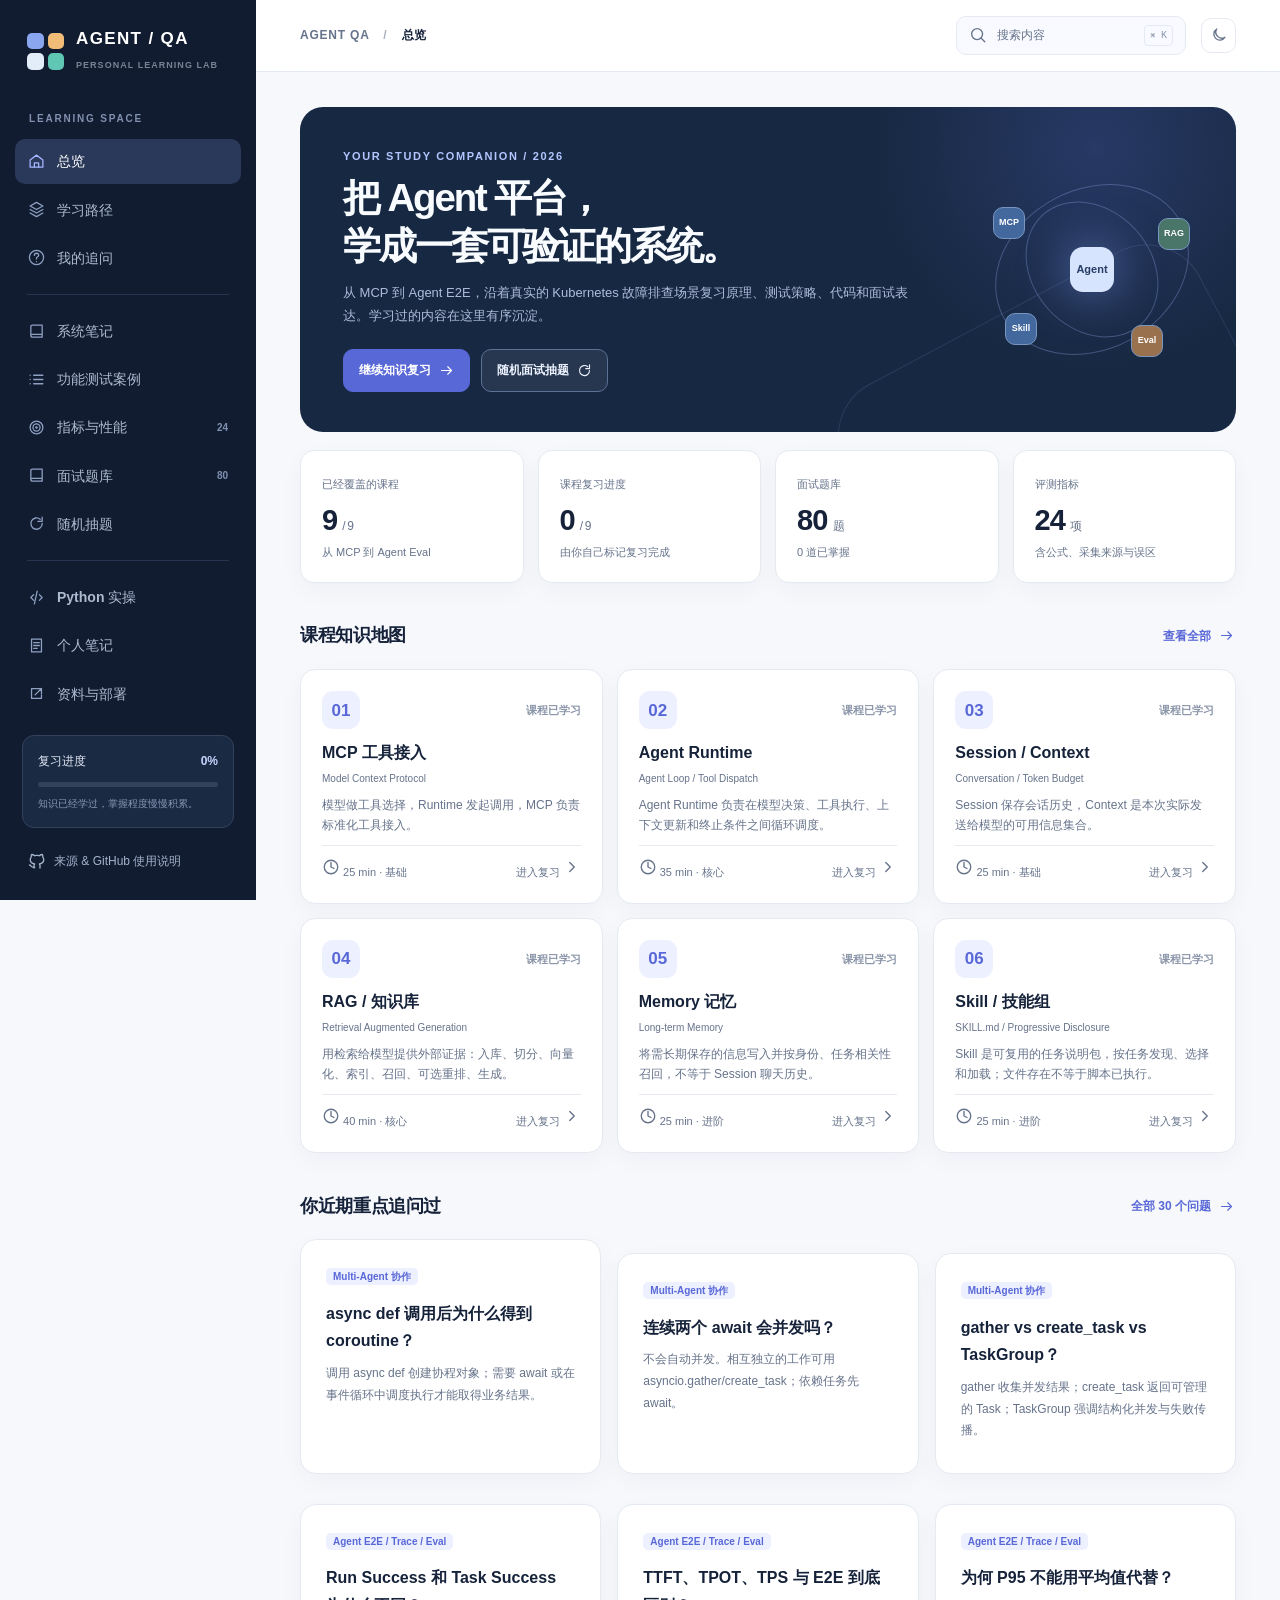
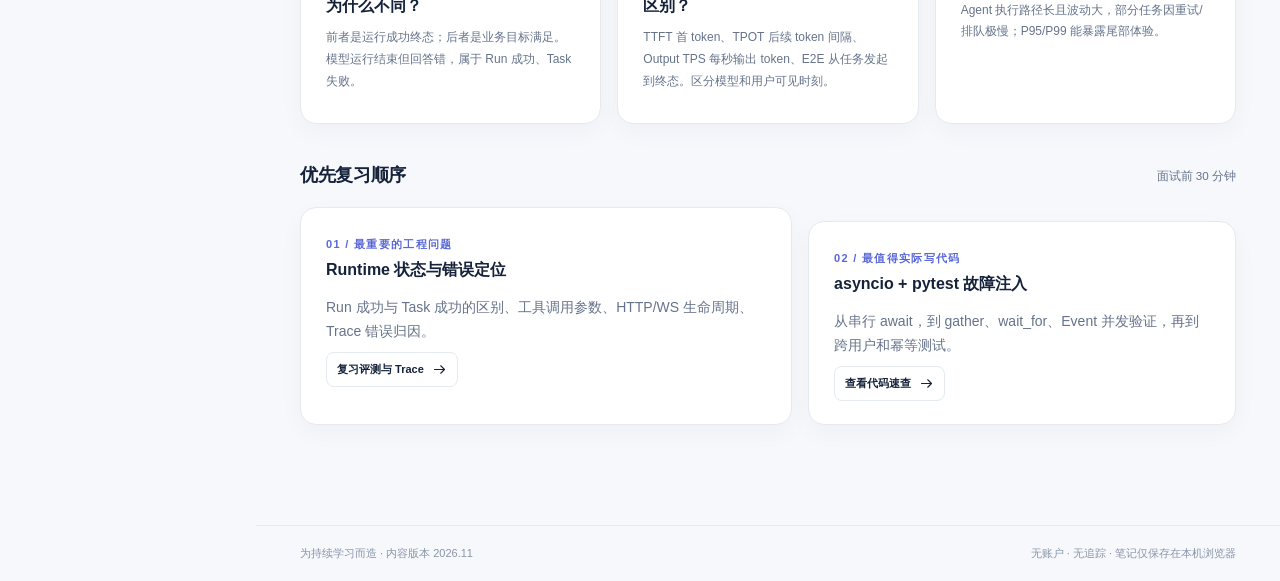
<file: index.html>
<!doctype html>
<html lang="zh-CN">
<head>
  <meta charset="utf-8">
  <meta name="viewport" content="width=device-width, initial-scale=1, viewport-fit=cover">
  <meta name="color-scheme" content="light dark">
  <meta name="theme-color" content="#101b30">
  <meta name="description" content="Agent QA 开源学习站：MCP、Runtime、RAG、Memory、Skill、Sandbox、Multi-Agent、asyncio 与 E2E 质量保障。">
  <title>Agent QA 学习站｜Agent 平台测试与面试复习</title>
  <link rel="icon" href="assets/favicon.svg" type="image/svg+xml">
  <link rel="stylesheet" href="styles.css">
  <script src="data.js" defer></script>
  <script src="app.js" defer></script>
</head>
<body>
  <svg xmlns="http://www.w3.org/2000/svg" aria-hidden="true" class="icon-library">
    <symbol id="i-compass" viewBox="0 0 24 24"><circle cx="12" cy="12" r="9"/><path d="m15 9-2 4-4 2 2-4z"/></symbol>
    <symbol id="i-home" viewBox="0 0 24 24"><path d="m3 10 9-7 9 7v10H3z"/><path d="M9 20v-6h6v6"/></symbol>
    <symbol id="i-layers" viewBox="0 0 24 24"><path d="m12 2 9 5-9 5-9-5 9-5Zm-9 10 9 5 9-5M3 17l9 5 9-5"/></symbol>
    <symbol id="i-book" viewBox="0 0 24 24"><path d="M4 5a2 2 0 0 1 2-2h14v17H6a2 2 0 0 1-2-2V5Zm0 13a2 2 0 0 1 2-2h14"/></symbol>
    <symbol id="i-help" viewBox="0 0 24 24"><circle cx="12" cy="12" r="10"/><path d="M9 9a3 3 0 0 1 6 0c0 2-3 2-3 4v1M12 18h.01"/></symbol>
    <symbol id="i-target" viewBox="0 0 24 24"><circle cx="12" cy="12" r="9"/><circle cx="12" cy="12" r="5"/><circle cx="12" cy="12" r="1"/></symbol>
    <symbol id="i-list" viewBox="0 0 24 24"><path d="M8 6h13M8 12h13M8 18h13M3 6h.01M3 12h.01M3 18h.01"/></symbol>
    <symbol id="i-code" viewBox="0 0 24 24"><path d="m8 8-4 4 4 4m8-8 4 4-4 4m-3-13-4 18"/></symbol>
    <symbol id="i-notes" viewBox="0 0 24 24"><path d="M5 3h14v18H5zM8 8h8M8 12h8M8 16h5"/></symbol>
    <symbol id="i-external" viewBox="0 0 24 24"><path d="M12 5h7v7M19 5l-9 9M19 14v5H5V5h6"/></symbol>
    <symbol id="i-search" viewBox="0 0 24 24"><circle cx="10.8" cy="10.8" r="7.3"/><path d="m16 16 5 5"/></symbol>
    <symbol id="i-sun" viewBox="0 0 24 24"><circle cx="12" cy="12" r="4"/><path d="M12 2v2M12 20v2M2 12h2M20 12h2m-3-7-1.5 1.5M5 19l1.5-1.5M5 5l1.5 1.5M19 19l-1.5-1.5"/></symbol>
    <symbol id="i-moon" viewBox="0 0 24 24"><path d="M20 15A8 8 0 0 1 9 4 8 8 0 1 0 20 15Z"/></symbol>
    <symbol id="i-chevron" viewBox="0 0 24 24"><path d="m9 18 6-6-6-6"/></symbol>
    <symbol id="i-check" viewBox="0 0 24 24"><path d="m4 12 5 5L20 6"/></symbol>
    <symbol id="i-star" viewBox="0 0 24 24"><path d="m12 2 3 6 7 .9-5 4.9 1.2 7-6.2-3.3-6.2 3.3 1.2-7L2 8.9 9 8z"/></symbol>
    <symbol id="i-download" viewBox="0 0 24 24"><path d="M12 3v13m-5-5 5 5 5-5M4 17v4h16v-4"/></symbol>
    <symbol id="i-menu" viewBox="0 0 24 24"><path d="M3 6h18M3 12h18M3 18h18"/></symbol>
    <symbol id="i-clock" viewBox="0 0 24 24"><circle cx="12" cy="12" r="9"/><path d="M12 6v6l4 2"/></symbol>
    <symbol id="i-arrow" viewBox="0 0 24 24"><path d="M4 12h16m-6-6 6 6-6 6"/></symbol>
    <symbol id="i-copy" viewBox="0 0 24 24"><rect x="8" y="8" width="13" height="13" rx="2"/><path d="M16 8V5a2 2 0 0 0-2-2H5a2 2 0 0 0-2 2v9a2 2 0 0 0 2 2h3"/></symbol>
    <symbol id="i-refresh" viewBox="0 0 24 24"><path d="M20 12a8 8 0 1 1-2.8-6M20 3v6h-6"/></symbol>
    <symbol id="i-shield" viewBox="0 0 24 24"><path d="M12 2 3 6v6c0 6 4 8 9 10 5-2 9-4 9-10V6z"/><path d="m8 12 3 3 5-6"/></symbol>
    <symbol id="i-github" viewBox="0 0 24 24"><path d="M9 19c-5 1-5-3-7-3m14 4v-3a3 3 0 0 0-.8-2.3C19 14 21 12.6 21 9a5 5 0 0 0-1.3-3.5c.2-1.2 0-2.4-.5-3.5-1.5 0-3 .7-4 1.6a15 15 0 0 0-6.4 0C7.8 2.7 6.3 2 4.8 2c-.5 1.1-.7 2.3-.5 3.5A5 5 0 0 0 3 9c0 3.6 2 5 5.8 5.7A3 3 0 0 0 8 17v3"/></symbol>
  </svg>
  <div class="app-shell" id="app-shell">
    <aside class="sidebar" id="sidebar" aria-label="主导航">
      <div class="sidebar-top">
        <a class="brand" href="#/home" aria-label="返回学习首页">
          <span class="brand-mark"><span></span><span></span><span></span><span></span></span>
          <span><strong>AGENT / QA</strong><small>PERSONAL LEARNING LAB</small></span>
        </a>
        <div class="sidebar-label">LEARNING SPACE</div>
        <nav class="nav-list" id="nav-list"></nav>
      </div>
      <div class="sidebar-foot">
        <div class="sidebar-progress"><div class="mini-progress-label"><span>复习进度</span><strong id="sidebar-percent">0%</strong></div><div class="mini-progress"><div id="sidebar-progress-bar"></div></div><p>知识已经学过，掌握程度慢慢积累。</p></div>
        <a class="side-bottom" href="#/resources"><svg class="i"><use href="#i-github"/></svg> 来源 & GitHub 使用说明</a>
      </div>
    </aside>
    <div class="mobile-backdrop" id="mobile-backdrop"></div>
    <div class="main-wrap">
      <header class="topbar">
        <div class="topbar-left"><button id="menu-button" class="icon-button mobile-menu" aria-label="打开导航"><svg class="i"><use href="#i-menu"/></svg></button><span class="breadcrumb">AGENT QA <span class="crumb-slash">/</span> <strong id="breadcrumb-current">首页</strong></span></div>
        <div class="topbar-actions">
          <button class="search-trigger" id="open-search"><svg class="i"><use href="#i-search"/></svg> 搜索内容 <kbd>⌘ K</kbd></button>
          <button class="icon-button" id="theme-toggle" aria-label="切换明暗主题" title="切换明暗主题"><svg class="i"><use href="#i-moon"/></svg></button>
        </div>
      </header>
      <main id="content" class="content" tabindex="-1"></main>
      <footer class="footer"><span>为持续学习而造 · 内容版本 2026.11</span><span>无账户 · 无追踪 · 笔记仅保存在本机浏览器</span></footer>
    </div>
  </div>
  <div class="search-modal" id="search-modal" role="dialog" aria-modal="true" aria-labelledby="search-title" hidden>
    <div class="search-shade" id="search-shade"></div>
    <div class="search-dialog">
      <div class="search-row"><svg class="i"><use href="#i-search"/></svg><input id="global-search" placeholder="搜索课程、追问、指标、测试案例、面试题…" aria-label="全站搜索"><button class="plain-button" id="close-search">ESC</button></div>
      <div class="search-results" id="search-results"><p class="placeholder">试试搜索「超时」「Tool Call」「P95」「asyncio」</p></div>
      <div class="search-foot">按 Enter 打开第一条结果 · Esc 关闭 · 不会发送任何搜索内容到服务器</div>
    </div>
  </div>
  <div class="toast" id="toast" role="status" aria-live="polite"></div>
</body>
</html>
</file>
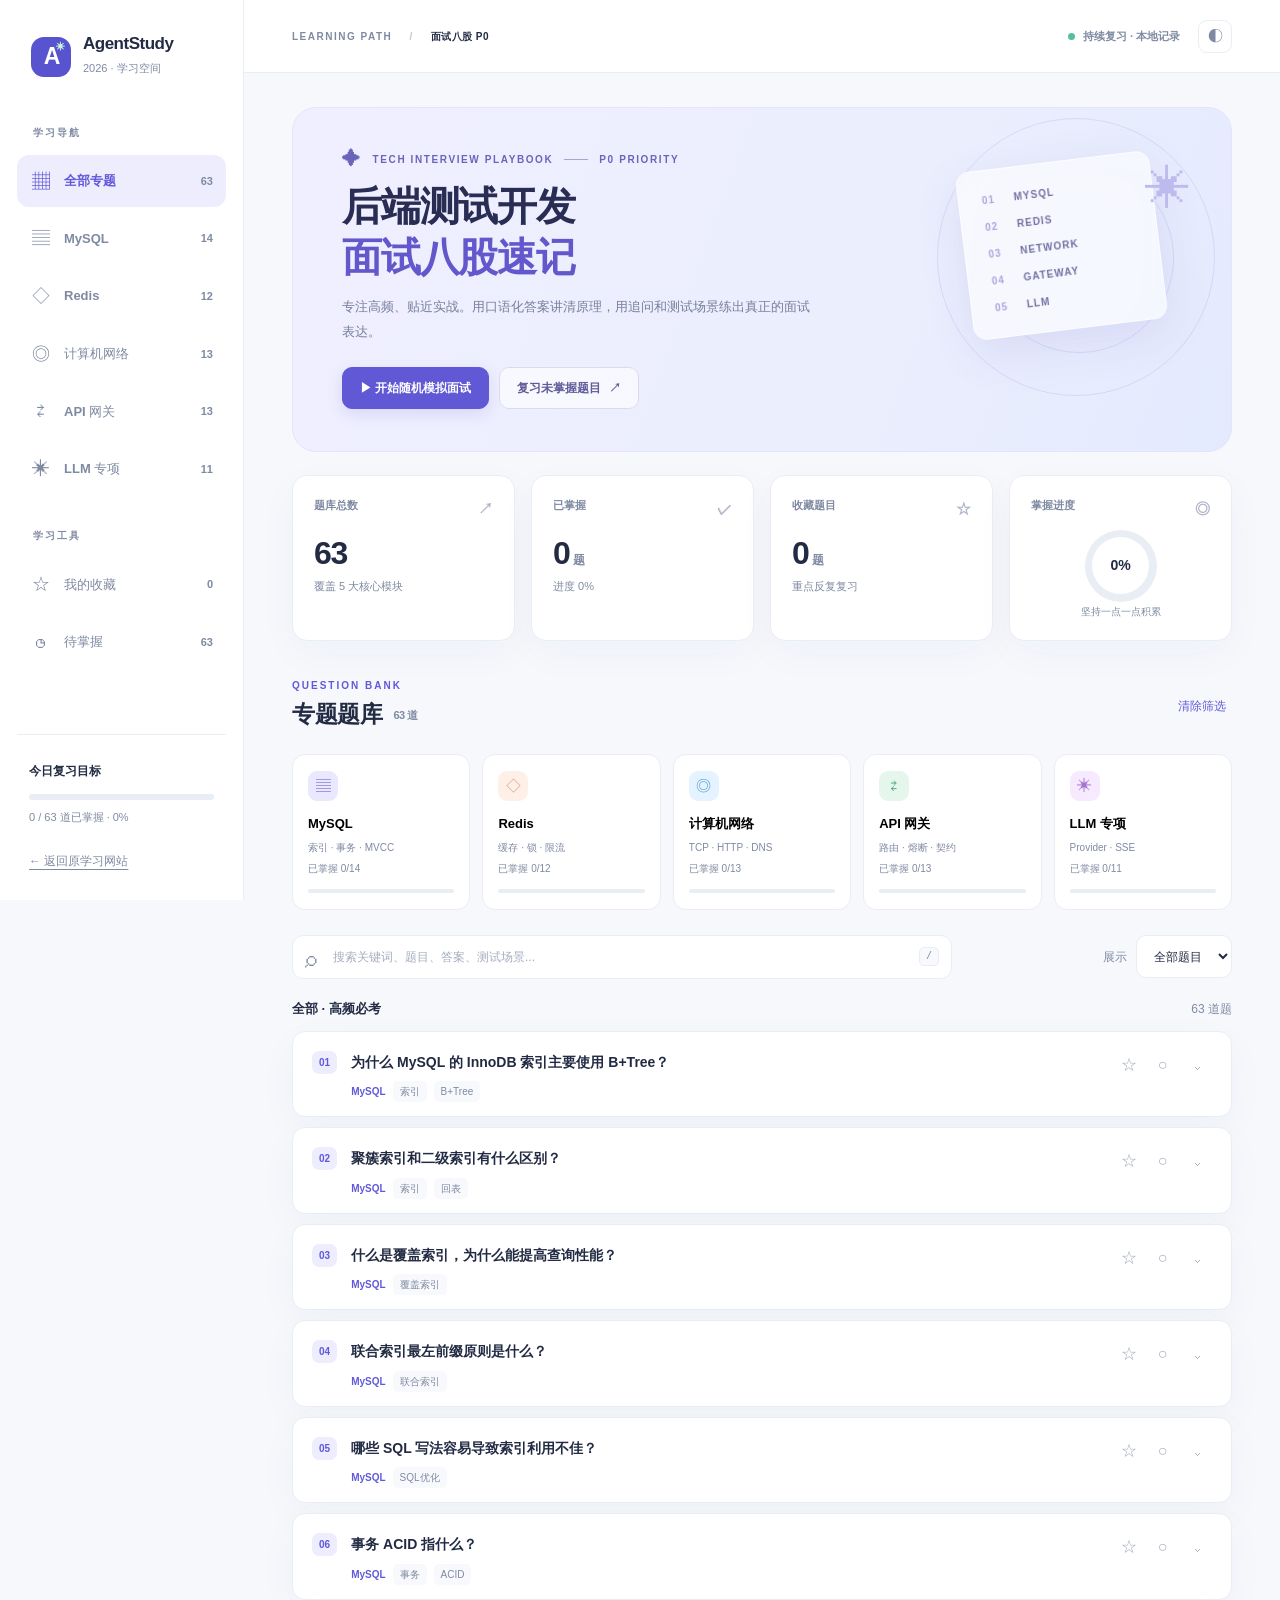
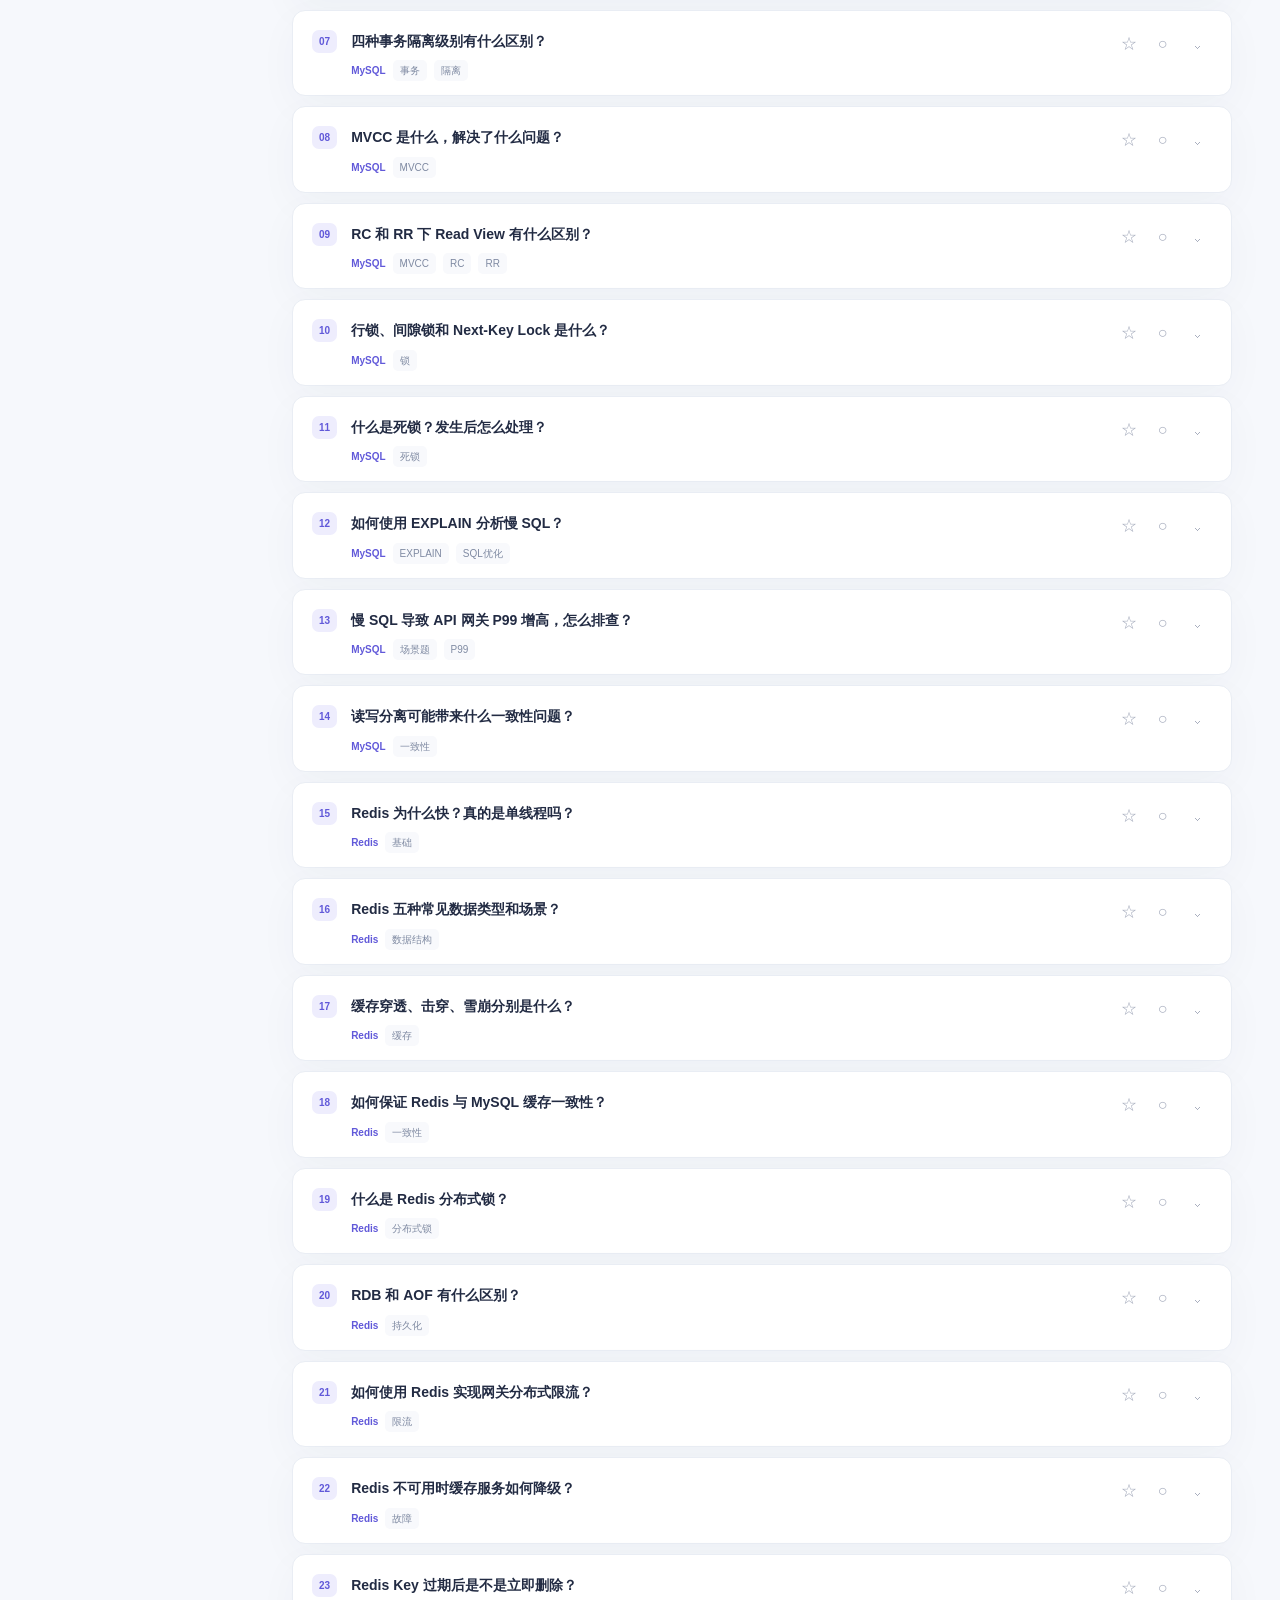
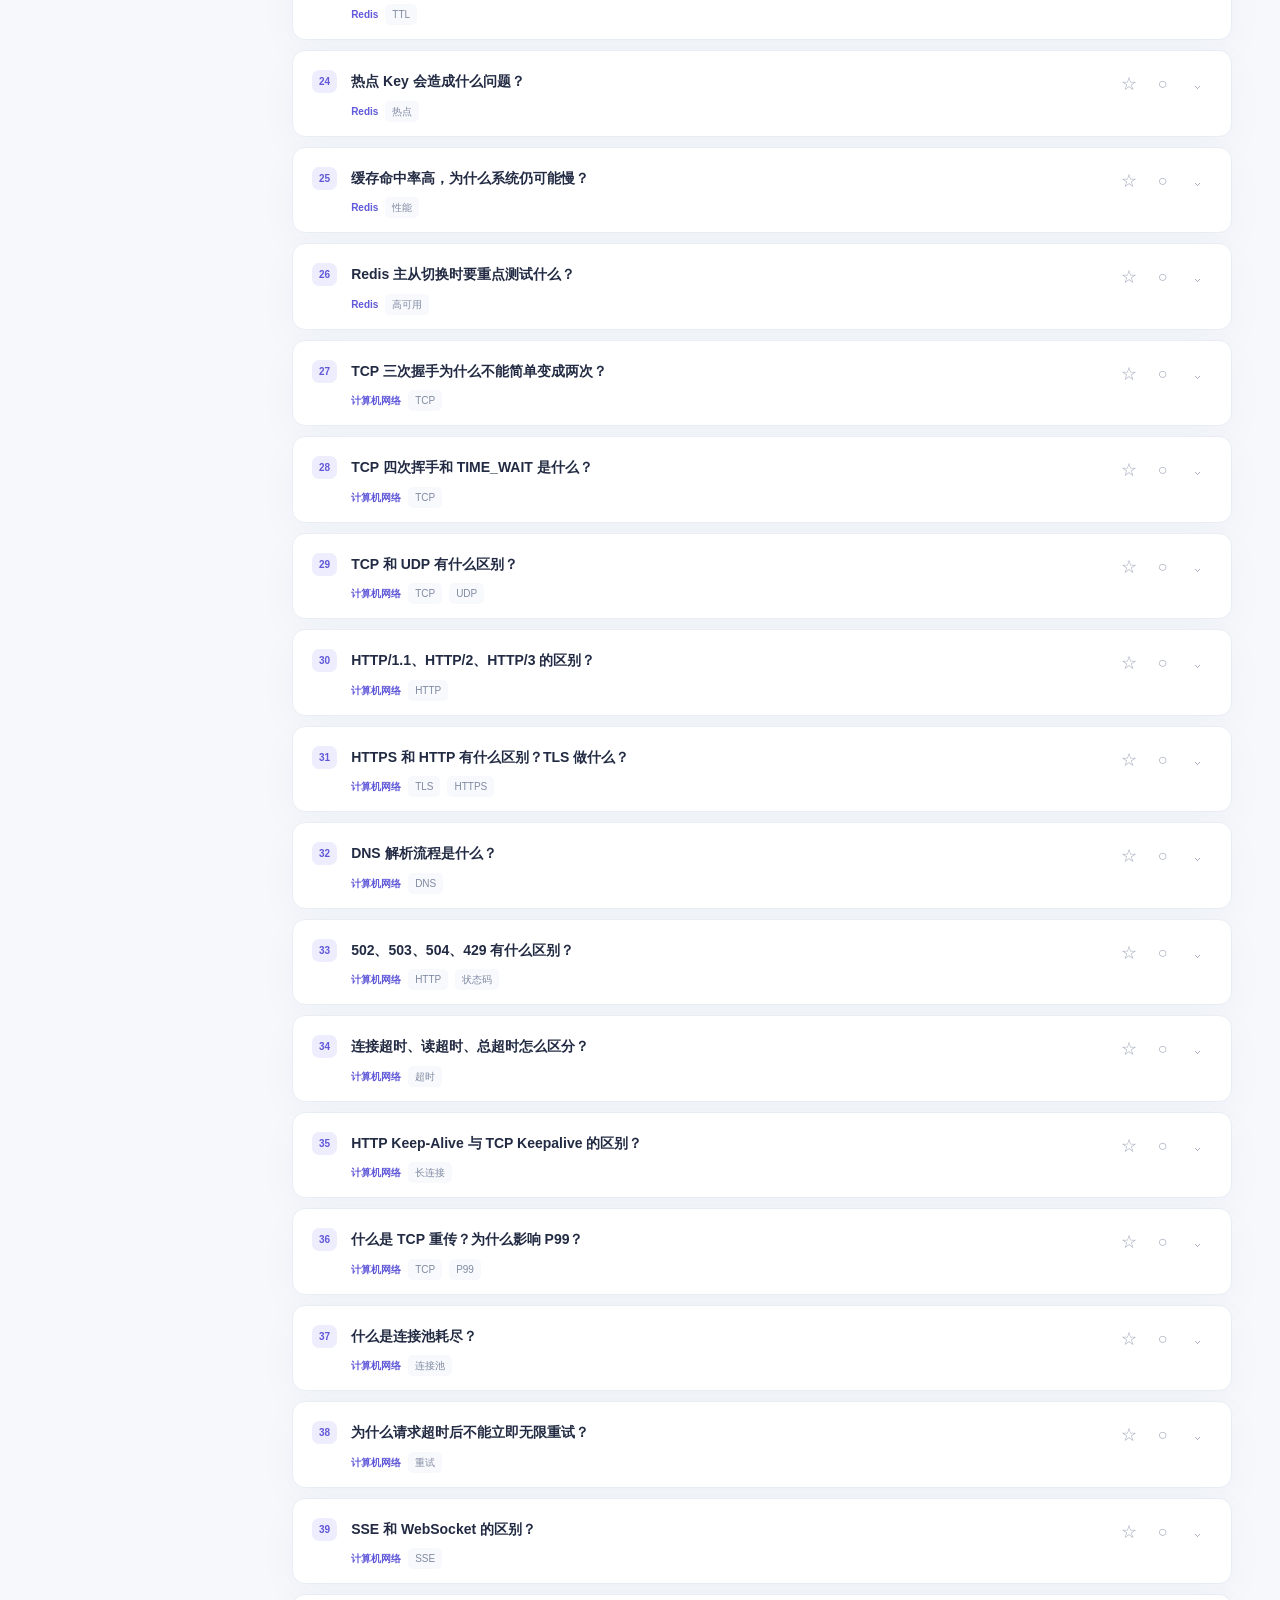
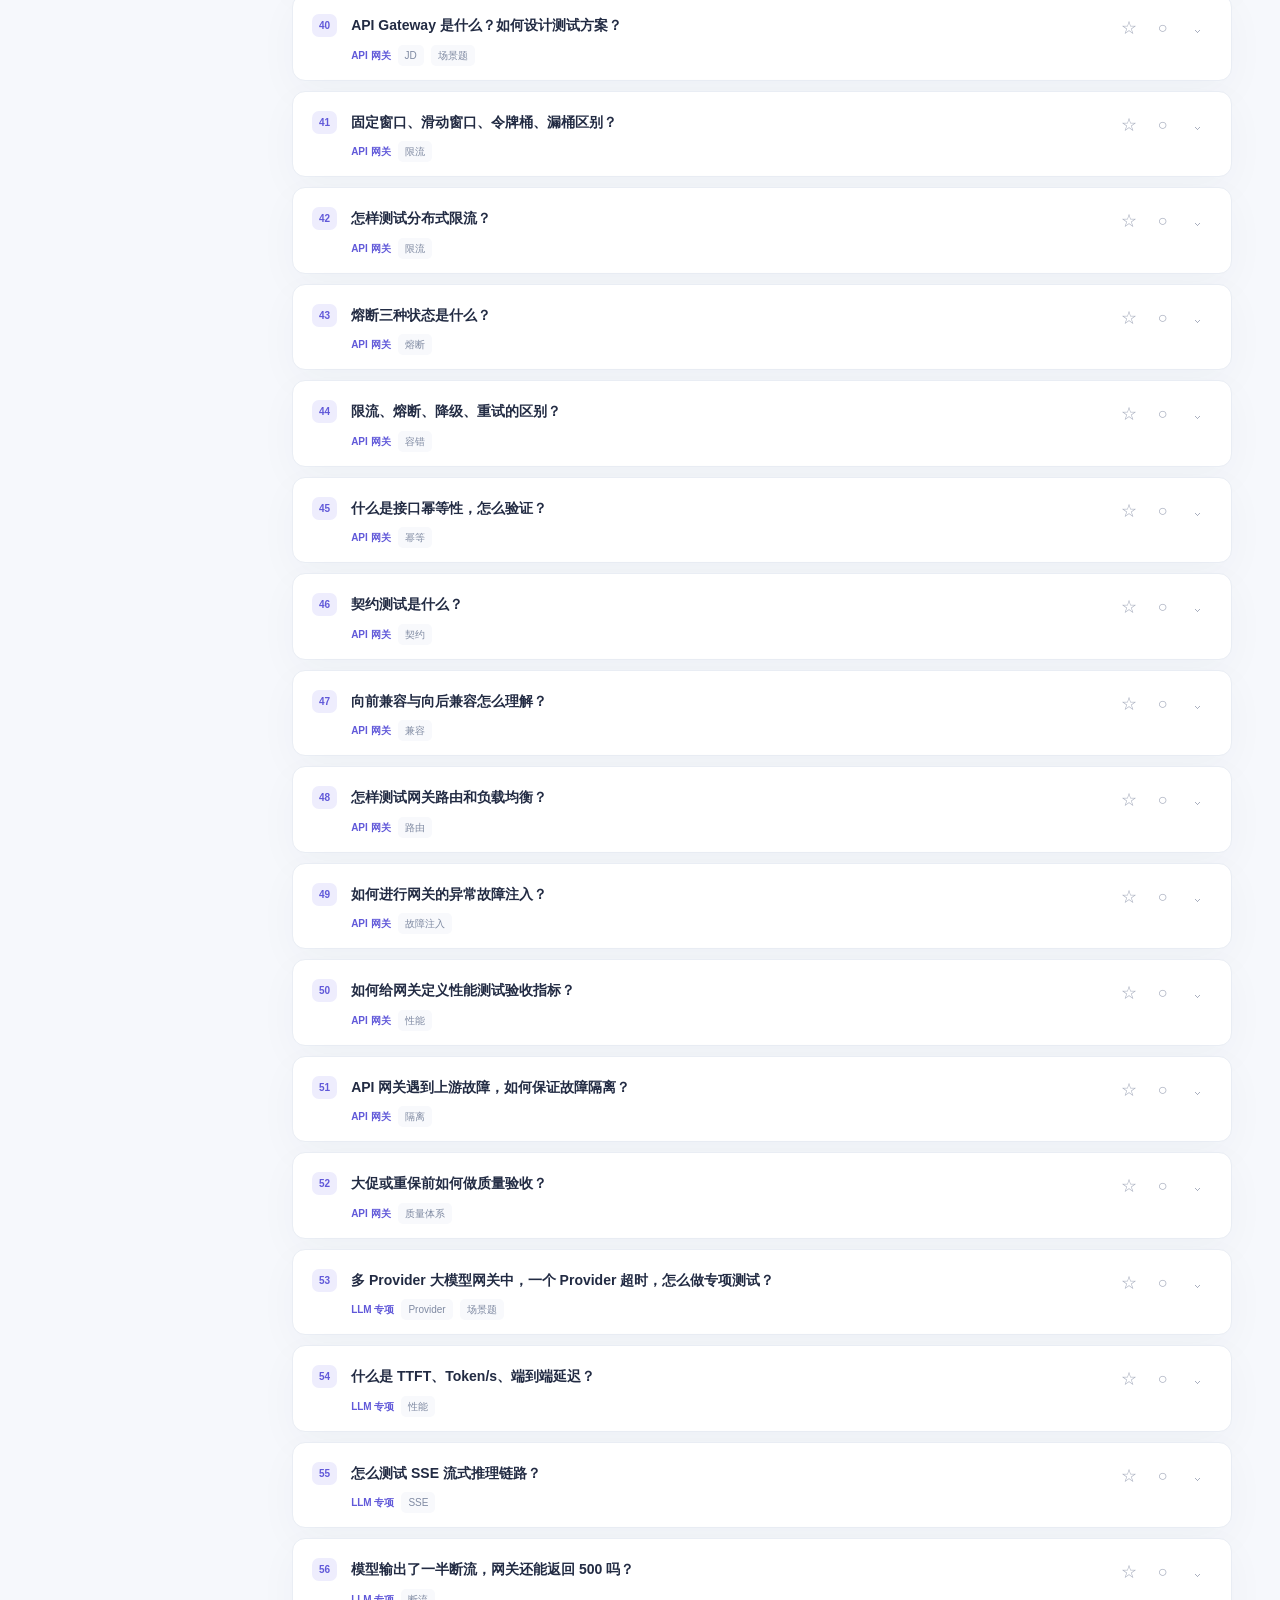
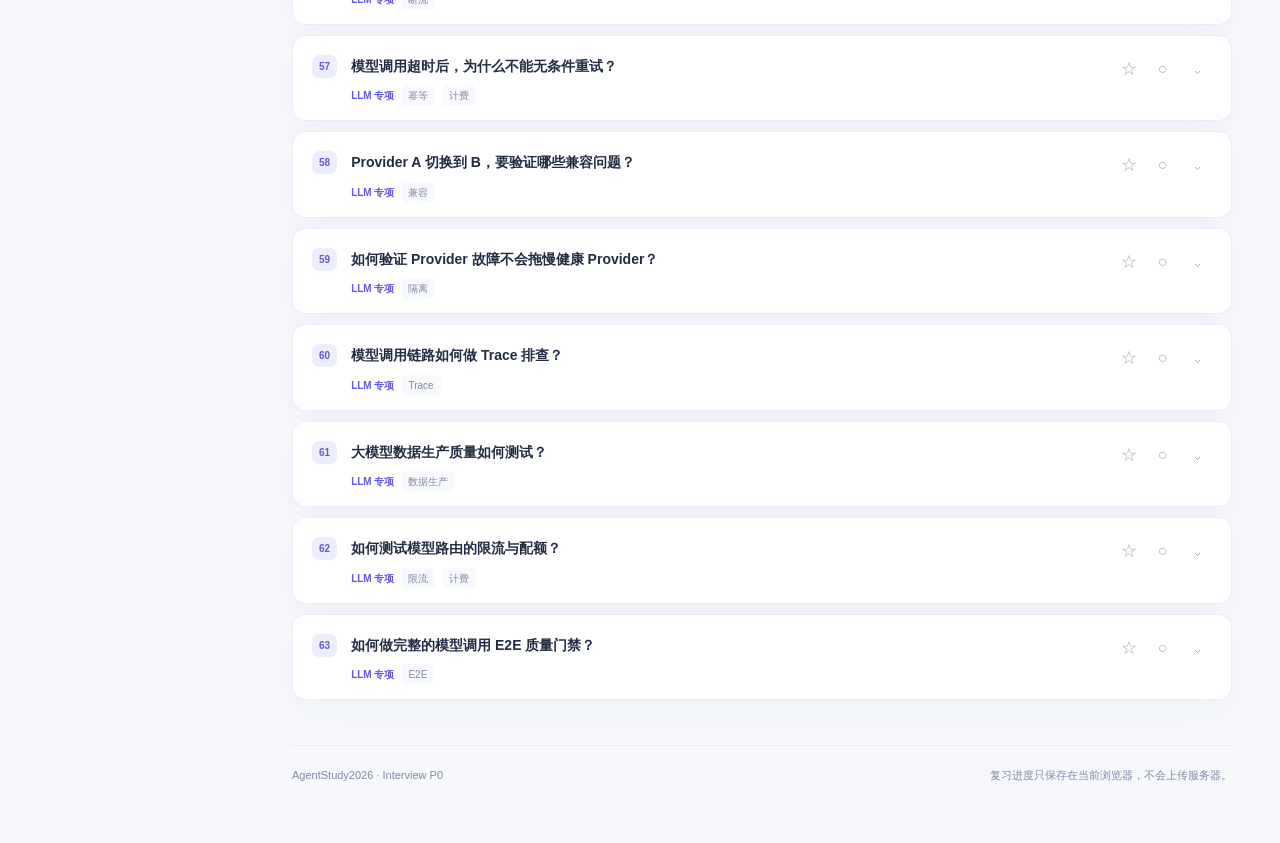
<file: interview-p0/index.html>
<!doctype html>
<html lang="zh-CN">
<head>
  <meta charset="utf-8" />
  <meta name="viewport" content="width=device-width, initial-scale=1" />
  <meta name="theme-color" content="#f6f8fc" />
  <meta name="description" content="AgentStudy2026 · 后端测试开发 P0 面试速记：MySQL、Redis、网络、API 网关、LLM 模型调用专项。口语化答案、高频追问、测试场景和模拟面试。" />
  <title>后端测试开发 P0 面试速记 · AgentStudy2026</title>
  <link rel="stylesheet" href="styles.css" />
</head>
<body>
  <div class="layout">
    <aside class="sidebar" id="sidebar" aria-label="学习导航">
      <a class="brand" href="../" title="返回 AgentStudy2026 首页">
        <span class="brand-mark">A<span class="brand-star">✳</span></span>
        <span><strong>AgentStudy</strong><small>2026 · 学习空间</small></span>
      </a>
      <div class="side-label">学习导航</div>
      <nav id="topicNav" class="side-nav"></nav>
      <div class="side-label side-label-second">学习工具</div>
      <nav class="side-nav">
        <button class="side-link" id="navFavorites"><span class="nav-icon">☆</span> 我的收藏 <span class="side-count" id="favoriteCount">0</span></button>
        <button class="side-link" id="navUnmastered"><span class="nav-icon">◷</span> 待掌握 <span class="side-count" id="pendingCount">0</span></button>
      </nav>
      <div class="sidebar-foot">
        <div class="tiny-label">今日复习目标</div>
        <div class="foot-progress"><span id="sidebarFill"></span></div>
        <p id="sidebarProgressText">加载中...</p>
        <a href="../" class="home-link">← 返回原学习网站</a>
      </div>
    </aside>

    <div class="mobile-head">
      <a href="../" class="mobile-logo">A<span>✳</span> <b>AgentStudy</b></a>
      <button id="menuButton" class="icon-button" aria-label="打开学习导航" aria-expanded="false">☰</button>
    </div>
    <div class="mobile-shade" id="mobileShade" hidden></div>

    <div class="workspace">
      <header class="topbar">
        <div class="breadcrumbs">LEARNING PATH <span>/</span> <b>面试八股 P0</b></div>
        <div class="top-actions">
          <span class="today-pill"><span class="live-dot"></span> 持续复习 · 本地记录</span>
          <button id="themeButton" class="icon-button" title="切换深色/浅色主题" aria-label="切换主题">◐</button>
        </div>
      </header>

      <main class="content" id="mainContent">
        <section class="hero">
          <div class="hero-copy">
            <div class="eyebrow"><span class="small-spark">✦</span> TECH INTERVIEW PLAYBOOK <span class="hero-line"></span> P0 PRIORITY</div>
            <h1>后端测试开发<br/><span>面试八股速记</span></h1>
            <p>专注高频、贴近实战。用口语化答案讲清原理，用追问和测试场景练出真正的面试表达。</p>
            <div class="hero-buttons">
              <button class="primary-button" id="startInterview">▶ 开始随机模拟面试</button>
              <button class="ghost-button" id="showPending">复习未掌握题目 <span aria-hidden="true">↗</span></button>
            </div>
          </div>
          <div class="hero-decor" aria-hidden="true">
            <div class="orbit orbit-1"></div><div class="orbit orbit-2"></div>
            <div class="hero-terminal"><span>01</span> MYSQL<span class="line"></span><span>02</span> REDIS<span class="line"></span><span>03</span> NETWORK<span class="line"></span><span>04</span> GATEWAY<span class="line"></span><span>05</span> LLM</div>
            <div class="floating-star">✳</div>
          </div>
        </section>

        <section class="overview" aria-label="复习概览">
          <div class="metric"><div class="metric-top">题库总数 <span>↗</span></div><div class="metric-number" id="totalNumber">—</div><div class="metric-note">覆盖 5 大核心模块</div></div>
          <div class="metric"><div class="metric-top">已掌握 <span>✓</span></div><div class="metric-number"><span id="masteredNumber">0</span><small> 题</small></div><div class="metric-note" id="masteredPercent">进度 0%</div></div>
          <div class="metric"><div class="metric-top">收藏题目 <span>☆</span></div><div class="metric-number"><span id="starredNumber">0</span><small> 题</small></div><div class="metric-note">重点反复复习</div></div>
          <div class="metric metric-progress"><div class="metric-top">掌握进度 <span>◎</span></div><div class="ring" id="progressRing"><span id="ringPercent">0%</span></div><div class="metric-note">坚持一点一点积累</div></div>
        </section>

        <section class="collection" aria-label="专题题库">
          <div class="section-header">
            <div><div class="section-kicker">QUESTION BANK</div><h2>专题题库 <span id="sectionCount" class="section-count">63 道</span></h2></div>
            <div class="section-tools"><button id="resetFilters" class="text-button">清除筛选</button></div>
          </div>
          <div id="topicCards" class="topic-cards"></div>
          <div class="toolbar">
            <div class="search-wrap"><span>⌕</span><input id="searchInput" type="search" placeholder="搜索关键词、题目、答案、测试场景..." aria-label="搜索面试题" autocomplete="off" /><kbd>/</kbd></div>
            <label class="filter-wrap">展示 <select id="statusFilter" aria-label="筛选掌握状态"><option value="all">全部题目</option><option value="pending">待掌握</option><option value="mastered">已掌握</option><option value="favorite">已收藏</option></select></label>
          </div>
          <div class="result-row"><div id="resultTitle">全部 · 高频必考</div><div id="resultCount">— 道题</div></div>
          <div id="questionList" class="question-list" aria-live="polite"></div>
          <div id="emptyState" class="empty-state" hidden><div>◌</div><h3>没有找到符合条件的题目</h3><p>试试其他关键词，或者清除筛选条件。</p><button class="ghost-button" id="emptyReset">查看全部题目</button></div>
        </section>
        <footer class="footer"><span>AgentStudy2026 · Interview P0</span><span>复习进度只保存在当前浏览器，不会上传服务器。</span></footer>
      </main>
    </div>
  </div>

  <dialog class="interview-dialog" id="interviewDialog" aria-labelledby="interviewTitle">
    <div class="dialog-header"><span class="section-kicker">MOCK INTERVIEW MODE</span><button class="dialog-close" id="closeInterview" aria-label="关闭模拟面试">✕</button></div>
    <div class="mock-tag">随机抽题 <span id="mockTopic">P0</span></div>
    <h2 id="interviewTitle">模拟面试</h2>
    <p class="mock-tip">先试着口头回答 40～90 秒，再展开参考答案。</p>
    <div class="mock-answer" id="mockAnswer" hidden></div>
    <div class="dialog-actions"><button class="ghost-button" id="revealMock">查看参考答案</button><button class="primary-button" id="nextMock">下一题 →</button></div>
    <p class="mock-footer">提示：能自然说出“原理 + 风险点 + 测试方案”，比逐字背诵更有效。</p>
  </dialog>

  <script src="questions.js"></script>
  <script src="app.js"></script>
</body>
</html>
</file>
<file: styles.css>
:root{--ink:#15223a;--muted:#66738b;--muted2:#8a95a9;--line:#e5e9f0;--bg:#f6f8fc;--panel:#fff;--panel2:#f8faff;--accent:#5968d7;--accent-dark:#4756b9;--accent-wash:#edf0ff;--green:#158a78;--green-wash:#e8f7f2;--gold:#b77a32;--gold-wash:#fcf2e7;--red:#b34f58;--red-wash:#fff0f0;--shadow:0 8px 25px rgba(21,34,58,.035);--radius:16px;--sidebar:#111c31;--code:#182338;--code-text:#dce6f8}
*{box-sizing:border-box}html{scroll-behavior:smooth}body{margin:0;color:var(--ink);background:var(--bg);font:14px/1.73 -apple-system,BlinkMacSystemFont,"SF Pro Display","PingFang SC","Hiragino Sans GB","Microsoft YaHei",Arial,sans-serif;-webkit-font-smoothing:antialiased}body[data-theme=dark]{--ink:#e9edf7;--muted:#aab7cc;--muted2:#7e8ca4;--line:#303b51;--bg:#11192a;--panel:#1a2639;--panel2:#202d42;--accent:#9fa8ff;--accent-dark:#bfc7ff;--accent-wash:#303958;--green:#65d1b8;--green-wash:#203f3d;--gold:#e8bd82;--gold-wash:#403329;--red:#ffa2a6;--red-wash:#452e37;--shadow:0 8px 25px rgba(0,0,0,.1)}
button,input,textarea,select{font:inherit}button{cursor:pointer}button:disabled{opacity:.45;cursor:not-allowed}a{color:inherit;text-decoration:none}button:focus-visible,a:focus-visible,input:focus-visible,select:focus-visible,textarea:focus-visible{outline:3px solid #8594ea;outline-offset:3px}.i{width:18px;height:18px;fill:none;stroke:currentColor;stroke-width:1.8;stroke-linecap:round;stroke-linejoin:round;flex:0 0 auto}.icon-library{position:absolute;width:0;height:0;overflow:hidden}.app-shell{min-height:100vh}.sidebar{width:256px;position:fixed;inset:0 auto 0 0;background:var(--sidebar);color:#e1e8f5;z-index:15;display:flex;flex-direction:column;justify-content:space-between;padding:27px 15px 20px;overflow:auto}.brand{display:flex;align-items:center;gap:12px;padding:0 12px 28px}.brand strong{font-size:17px;font-weight:800;letter-spacing:.08em;display:block;color:#fff;line-height:1.4}.brand small{font-size:9px;font-weight:700;letter-spacing:.115em;opacity:.5;white-space:nowrap}.brand-mark{width:37px;height:37px;display:grid;grid-template-columns:repeat(2,1fr);gap:4px;flex-shrink:0}.brand-mark span{border-radius:5px;background:#8aa6ef}.brand-mark span:nth-child(2){background:#f0bc78}.brand-mark span:nth-child(3){background:#e3edfa}.brand-mark span:nth-child(4){background:#5fc7b4}.sidebar-label{font-size:10px;letter-spacing:.18em;font-weight:800;color:#8291af;margin:7px 14px 12px}.nav-list{display:grid;gap:4px}.nav-link{display:flex;align-items:center;gap:12px;padding:10px 13px;border-radius:10px;color:#aebad0;font-weight:550;transition:background .15s,color .15s}.nav-link svg{width:17px;height:17px;color:#8fa0c1}.nav-link:hover{background:#1c2b48;color:white}.nav-link.active{background:#2a3859;color:white}.nav-link.active svg{color:#a4b5ff}.nav-sep{height:1px;background:#293550;margin:10px 12px}.nav-label{color:#70819e;font-size:10px;margin:9px 14px 4px;letter-spacing:.12em;font-weight:700}.nav-count{font-size:10px;margin-left:auto;color:#8091b1}.sidebar-foot{padding:10px 7px 0}.sidebar-progress{border:1px solid #34415a;border-radius:12px;background:#1b2a43;padding:15px;margin-bottom:15px}.mini-progress-label{display:flex;justify-content:space-between;font-size:12px}.mini-progress-label strong{color:#c8d4ff}.mini-progress{height:5px;border-radius:99px;background:#33415b;margin-top:11px;overflow:hidden}.mini-progress>div{height:100%;width:0;background:linear-gradient(90deg,#77a6fa,#68d3c3);border-radius:99px;transition:width .35s}.sidebar-progress p{font-size:10px;line-height:1.6;margin:9px 0 0;color:#8598b5}.side-bottom{display:flex;gap:8px;align-items:center;color:#a4b3cb;padding:8px 6px;font-size:12px}.side-bottom:hover{color:white}
.main-wrap{margin-left:256px;min-height:100vh;display:flex;flex-direction:column}.topbar{position:sticky;top:0;z-index:8;background:color-mix(in srgb,var(--panel) 91%, transparent);backdrop-filter:blur(18px);height:72px;display:flex;justify-content:space-between;align-items:center;padding:0 44px;border-bottom:1px solid var(--line)}.topbar-left,.topbar-actions{display:flex;align-items:center;gap:15px}.breadcrumb{font-size:12px;letter-spacing:.065em;color:var(--muted);font-weight:700}.breadcrumb strong{color:var(--ink)}.crumb-slash{margin:0 10px;color:#aab0bf}.search-trigger{display:flex;align-items:center;gap:10px;background:var(--panel2);border:1px solid var(--line);border-radius:10px;color:var(--muted);padding:8px 12px;min-width:230px;text-align:left;font-size:12px}.search-trigger kbd{margin-left:auto;border:1px solid var(--line);border-radius:4px;padding:1px 5px;font-size:10px;color:var(--muted2)}.icon-button{width:35px;height:35px;border:1px solid var(--line);color:var(--muted);display:inline-grid;place-items:center;border-radius:10px;background:var(--panel)}.icon-button:hover,.search-trigger:hover{border-color:var(--accent)}.mobile-menu{display:none}.content{max-width:1300px;width:100%;margin:0 auto;padding:35px 44px 100px;flex:1}.footer{padding:18px 44px;border-top:1px solid var(--line);color:var(--muted2);font-size:11px;display:flex;justify-content:space-between;gap:20px}
.page-head{margin:0 0 27px}.eyebrow{font-size:11px;letter-spacing:.15em;font-weight:800;color:var(--accent);text-transform:uppercase;margin:0 0 8px}.page-head h1,.hero h1{font-size:clamp(26px,2.7vw,38px);line-height:1.25;letter-spacing:-.04em;margin:0 0 12px;font-weight:850}.page-head p{font-size:14px;color:var(--muted);max-width:820px;margin:0}.subheading{display:flex;align-items:center;justify-content:space-between;gap:12px;margin:36px 0 16px}.subheading h2{font-size:18px;font-weight:800;margin:0;letter-spacing:-.02em}.subheading small,.muted{color:var(--muted)}.hero{background:#172842;border-radius:23px;min-height:276px;color:#f9fcff;padding:40px 43px;position:relative;overflow:hidden;display:flex;align-items:center;justify-content:space-between;gap:24px}.hero::before{content:"";position:absolute;inset:-200px -100px auto auto;width:480px;height:480px;border-radius:50%;background:radial-gradient(circle,rgba(93,115,215,.23),transparent 66%);pointer-events:none}.hero::after{content:"";position:absolute;right:-30px;bottom:-170px;width:400px;height:300px;border:1px solid #6075a040;transform:rotate(-28deg);border-radius:60px;pointer-events:none}.hero-main{z-index:1;max-width:650px}.hero .eyebrow{color:#b3c6ff}.hero h1{font-size:clamp(30px,3vw,45px);letter-spacing:-.055em}.hero p{margin:11px 0 22px;font-size:13px;color:#acbdda;max-width:570px}.hero-actions{display:flex;gap:11px;flex-wrap:wrap}.hero-visual{width:202px;height:175px;flex:0 0 auto;position:relative;z-index:1}.orbit{position:absolute;border:1px solid #859ad563;border-radius:50%;transform:rotate(-28deg);inset:7px 0}.orbit:nth-child(2){inset:28px 27px;transform:rotate(48deg)}.orbit-center{position:absolute;inset:65px 79px;background:#d6e4fe;border-radius:13px;display:grid;place-items:center;color:#283e65;font-weight:900;font-size:11px;box-shadow:0 0 48px #8aa5ff88}.orbit-node{position:absolute;width:32px;height:32px;border-radius:10px;background:#42689e;border:1px solid #7996bf;display:grid;place-items:center;color:white;font-size:9px;font-weight:800}.orbit-node:nth-child(4){left:2px;top:25px}.orbit-node:nth-child(5){right:3px;top:36px;background:#497668}.orbit-node:nth-child(6){right:30px;bottom:0;background:#9a714e}.orbit-node:nth-child(7){left:14px;bottom:12px}
.btn{border:1px solid var(--line);background:var(--panel);color:var(--ink);border-radius:10px;display:inline-flex;align-items:center;justify-content:center;gap:8px;padding:10px 15px;font-size:12px;font-weight:750;white-space:nowrap;transition:transform .15s,border-color .15s,background .15s}.btn:hover{transform:translateY(-1px);border-color:var(--accent)}.btn.primary{background:var(--accent);border-color:var(--accent);color:#fff}.btn.primary:hover{background:var(--accent-dark)}.btn.dark-ghost{border-color:#5d7195;background:rgba(255,255,255,.07);color:#ecf2ff}.btn.small{padding:7px 10px;font-size:11px;border-radius:8px}.btn.ghost{background:transparent}.btn .i{width:15px;height:15px}.btn.flat{border:0;background:transparent;color:var(--accent);padding:7px 2px}.btn.active{background:var(--green-wash);color:var(--green);border-color:transparent}
.stats{display:grid;grid-template-columns:repeat(4,minmax(0,1fr));gap:14px;margin-top:18px}.stat{background:var(--panel);border:1px solid var(--line);border-radius:14px;padding:20px 21px;box-shadow:var(--shadow)}.stat small{color:var(--muted);font-size:11px}.stat strong{display:block;font-size:29px;line-height:1.4;margin-top:5px;letter-spacing:-.03em}.stat strong span{font-size:12px;font-weight:500;color:var(--muted);margin-left:5px}.stat .hint{font-size:11px;color:var(--muted);margin-top:2px}
.course-grid{display:grid;grid-template-columns:repeat(3,minmax(0,1fr));gap:14px}.course-card{border:1px solid var(--line);border-radius:15px;background:var(--panel);padding:21px;display:flex;flex-direction:column;gap:9px;min-height:208px;box-shadow:var(--shadow);transition:transform .16s,border-color .16s}.course-card:hover{transform:translateY(-2px);border-color:#b8c2ee}.course-upper{display:flex;align-items:center;justify-content:space-between}.course-icon{width:38px;height:38px;border-radius:11px;background:var(--accent-wash);color:var(--accent);display:grid;place-items:center;font-size:17px;font-weight:800}.course-number{font-size:11px;font-weight:800;color:var(--muted2)}.course-card h3{font-size:16px;line-height:1.3;margin:5px 0 0}.course-card .subtitle{font-size:10px;color:var(--muted);margin:-3px 0 0}.course-card .desc{font-size:12px;color:var(--muted);line-height:1.65;flex:1;margin:0}.course-bottom{display:flex;justify-content:space-between;align-items:center;border-top:1px solid var(--line);padding-top:12px;font-size:11px;color:var(--muted)}.tag{font-size:10px;font-weight:700;color:var(--accent);padding:3px 7px;border-radius:5px;background:var(--accent-wash)}.tag.green{color:var(--green);background:var(--green-wash)}.tag.gold{color:var(--gold);background:var(--gold-wash)}.tag.red{color:var(--red);background:var(--red-wash)}
.panel{border:1px solid var(--line);border-radius:16px;background:var(--panel);padding:23px 25px;box-shadow:var(--shadow)}.panel.soft{background:var(--panel2)}.panel h3{margin:0 0 12px;font-size:16px}.panel p{margin:8px 0;color:var(--muted)}.panel+.panel{margin-top:14px}.two-col{display:grid;grid-template-columns:1.15fr 1fr;gap:16px}.three-col{display:grid;grid-template-columns:repeat(3,minmax(0,1fr));gap:16px}.small-label{font-size:11px;letter-spacing:.12em;font-weight:800;color:var(--accent)}.notice{background:var(--gold-wash);color:var(--ink);border-radius:12px;padding:14px 16px;border-left:3px solid var(--gold);font-size:12px;margin:16px 0}.notice.info{background:var(--accent-wash);border-color:var(--accent)}.notice.safe{background:var(--green-wash);border-color:var(--green)}.notice strong{color:var(--ink)}.plain-list{margin:8px 0;padding-left:18px;color:var(--ink)}.plain-list li{margin:7px 0;line-height:1.65}.muted-list li{color:var(--muted)}.flow-steps{display:flex;flex-wrap:wrap;align-items:center;gap:8px;margin:17px 0}.flow-item{background:var(--panel2);border:1px solid var(--line);border-radius:10px;padding:11px 14px;color:var(--ink);font-size:12px;font-weight:650}.flow-arrow{color:var(--accent);font-weight:800}.source-note{font-size:11px;color:var(--muted2);margin-top:12px}.source-note a{color:var(--accent)}.lead-box{padding:18px 22px;border-left:3px solid var(--accent);background:var(--accent-wash);border-radius:0 12px 12px 0;font-size:15px;font-weight:650;line-height:1.8;margin:0 0 22px}.lesson-grid{display:grid;grid-template-columns:1fr 1fr;gap:16px}.code-wrap{border-radius:13px;background:var(--code);color:var(--code-text);overflow:hidden}.code-top{padding:10px 14px;border-bottom:1px solid #3b4c65;display:flex;align-items:center;justify-content:space-between;color:#93a9cc;font-size:11px;font-weight:700}.code-top .copy-btn{border:0;background:transparent;color:#abc4e4;font-size:11px;padding:3px 5px}.code-wrap pre{margin:0;padding:16px 18px;overflow:auto;font:12px/1.8 ui-monospace,SFMono-Regular,Menlo,Monaco,Consolas,"Liberation Mono",monospace;white-space:pre;tab-size:4}.code-wrap code{color:#e0eaf7}.code-wrap .lang{letter-spacing:.06em}
.tabbar{display:flex;flex-wrap:wrap;gap:8px;margin:12px 0 20px}.tab{padding:8px 13px;border:1px solid var(--line);background:var(--panel);color:var(--muted);border-radius:9px;font-size:12px;font-weight:650}.tab.active{background:var(--accent-wash);color:var(--accent);border-color:transparent}.section-list{display:grid;gap:12px}.section-card{border:1px solid var(--line);border-radius:14px;background:var(--panel);padding:20px 22px}.section-card h3{font-size:15px;margin:0 0 9px}.section-card p{margin:0 0 12px;color:var(--muted);font-size:12px;line-height:1.9}.section-card .test-idea{background:var(--panel2);padding:11px 13px;border-radius:8px;font-size:12px;line-height:1.8}.test-idea strong{color:var(--accent)}
.toolbar{display:flex;gap:9px;align-items:center;flex-wrap:wrap;margin:0 0 18px}.field{border:1px solid var(--line);background:var(--panel);border-radius:10px;padding:10px 12px;color:var(--ink);min-height:40px}.field.search-field{min-width:250px;flex:1}.field.select{min-width:176px}.field::placeholder{color:var(--muted2)}.item-count{font-size:11px;color:var(--muted);margin-left:auto}.q-list,.focus-list,.metric-list,.case-list{display:grid;gap:10px}.qa-card,.focus-card,.metric-card,.case-card{border:1px solid var(--line);border-radius:13px;background:var(--panel);box-shadow:var(--shadow);overflow:hidden}.qa-head,.focus-head{display:flex;align-items:flex-start;gap:15px;padding:17px 19px}.qa-num{min-width:45px;color:var(--accent);font-weight:850;font-size:12px;letter-spacing:.04em;margin-top:3px}.qa-title{flex:1;min-width:0}.qa-title strong{display:block;font-size:14px;line-height:1.6}.qa-title small{display:block;color:var(--muted2);font-size:11px;margin-top:5px}.qa-actions{display:flex;align-items:center;gap:6px;flex-wrap:wrap}.qa-body{border-top:1px solid var(--line);padding:16px 20px 19px 79px;background:var(--panel2);font-size:13px;line-height:1.9}.qa-body p{margin:0 0 12px}.qa-follow{padding:11px 13px;background:var(--accent-wash);border-radius:9px;font-size:12px}.qa-follow strong{color:var(--accent)}.qa-small{border:0;background:transparent;color:var(--muted);font-size:11px;padding:5px;display:inline-flex;align-items:center;gap:4px}.qa-small:hover{color:var(--accent)}.qa-small.active{color:var(--gold)}.qa-small .i{width:16px;height:16px}.qa-review{display:flex;gap:6px;align-items:center;flex-wrap:wrap}.qa-review button{font-size:11px;padding:5px 9px;background:var(--panel);border:1px solid var(--line);border-radius:7px;color:var(--muted)}.qa-review button.active.ok{background:var(--green-wash);color:var(--green);border-color:transparent}.qa-review button.active.again{background:var(--gold-wash);color:var(--gold);border-color:transparent}.metric-card{padding:18px 20px}.metric-card h3{font-size:15px;margin:0 0 3px}.metric-card .formula{font:12px/1.7 ui-monospace,SFMono-Regular,Menlo,Consolas,monospace;padding:10px 12px;background:var(--panel2);border:1px solid var(--line);border-radius:9px;margin:9px 0;overflow-wrap:anywhere}.metric-card p{font-size:12px;color:var(--muted);margin:6px 0}.metric-card p strong{color:var(--ink)}.metric-group{display:grid;grid-template-columns:repeat(2,minmax(0,1fr));gap:12px}.case-card{padding:17px 20px}.case-top{display:flex;gap:12px;align-items:center;margin-bottom:10px}.case-id{font:700 11px ui-monospace,SFMono-Regular,Menlo,monospace;color:var(--accent);background:var(--accent-wash);padding:5px 8px;border-radius:7px}.case-card h3{margin:0;font-size:13px}.case-card p{font-size:12px;margin:6px 0}.case-card .step{color:var(--muted)}.case-card .expect{color:var(--green)}.table-wrap{overflow-x:auto;background:var(--panel);border:1px solid var(--line);border-radius:13px}.data-table{border-collapse:collapse;width:100%;min-width:580px;font-size:12px}.data-table td,.data-table th{padding:12px 14px;text-align:left;border-bottom:1px solid var(--line);vertical-align:top}.data-table tr:last-child td{border-bottom:0}.data-table th{background:var(--panel2);font-weight:750}.data-table td{line-height:1.7}.data-table .mono{font:12px ui-monospace,Consolas,monospace;color:var(--accent)}
.flash-card{min-height:250px;border-radius:17px;border:1px solid #8e9cdb;background:linear-gradient(145deg,var(--accent-wash),var(--panel));padding:28px;display:flex;flex-direction:column;justify-content:center;align-items:center;text-align:center;box-shadow:var(--shadow)}.flash-card .q-mark{font-size:11px;color:var(--accent);font-weight:850;letter-spacing:.12em}.flash-card h2{font-size:21px;margin:18px 0;max-width:650px;line-height:1.6}.flash-answer{font-size:13px;line-height:1.95;max-width:720px}.flash-actions{display:flex;justify-content:center;flex-wrap:wrap;gap:9px;margin-top:17px}.quiz-meta{display:flex;justify-content:space-between;font-size:12px;color:var(--muted);margin:15px 0}
.diagram-stack{display:grid;gap:7px;max-width:680px;margin:0 auto}.diagram-step{padding:12px 16px;border:1px solid var(--line);background:var(--panel2);text-align:center;border-radius:10px;font-weight:650;font-size:12px}.diagram-arrow{color:var(--accent);text-align:center;font-size:15px;line-height:1}.callout-row{display:flex;gap:10px;align-items:flex-start;background:var(--panel2);border:1px solid var(--line);border-radius:12px;padding:14px;margin:8px 0}.callout-row .dot{width:9px;height:9px;background:var(--green);border-radius:99px;flex-shrink:0;margin-top:7px}.callout-row p{font-size:12px;margin:0;color:var(--muted)}
.calc-controls{display:grid;grid-template-columns:repeat(3,1fr);gap:14px}.calc-field label{display:block;font-size:11px;font-weight:700;color:var(--muted);margin-bottom:8px}.calc-field input{width:100%}.calc-output{display:grid;grid-template-columns:repeat(3,1fr);gap:11px;margin-top:17px}.calc-num{background:var(--accent-wash);padding:15px;border-radius:11px}.calc-num small{display:block;font-size:10px;color:var(--muted)}.calc-num strong{display:block;font-size:25px;line-height:1.6;color:var(--accent)}.mini-select{font-size:12px;color:var(--ink);background:var(--panel);border:1px solid var(--line);border-radius:9px;padding:8px 10px}
.note-editor{width:100%;min-height:300px;resize:vertical;border-radius:12px;border:1px solid var(--line);padding:16px;background:var(--panel);color:var(--ink);line-height:1.9}.notes-layout{display:grid;grid-template-columns:230px 1fr;gap:16px}.note-nav{display:grid;align-content:start;gap:5px}.note-choice{display:block;text-align:left;width:100%;padding:10px 12px;background:var(--panel);border:1px solid var(--line);border-radius:9px;color:var(--muted);font-size:12px}.note-choice.active{background:var(--accent-wash);border-color:transparent;color:var(--accent);font-weight:700}.notes-toolbar{display:flex;gap:10px;justify-content:space-between;flex-wrap:wrap;margin-top:13px}.resource-list{display:grid;gap:10px}.resource-link{display:flex;align-items:center;gap:13px;padding:14px 16px;border:1px solid var(--line);background:var(--panel);border-radius:12px}.resource-link:hover{border-color:var(--accent)}.resource-link .title{font-weight:700;font-size:13px;display:block}.resource-link small{font-size:11px;color:var(--muted)}.resource-link .i:last-child{margin-left:auto;color:var(--muted)}.empty-state{padding:55px 20px;text-align:center;color:var(--muted);background:var(--panel);border:1px dashed var(--line);border-radius:14px}.empty-state h3{color:var(--ink);margin:0 0 7px}.empty-state p{margin:0;font-size:12px}.pill-row{display:flex;flex-wrap:wrap;gap:7px}.pill{font-size:11px;color:var(--muted);background:var(--panel2);border:1px solid var(--line);border-radius:999px;padding:4px 9px}
.search-modal[hidden]{display:none}.search-modal{position:fixed;inset:0;z-index:100;display:flex;justify-content:center;align-items:flex-start;padding:12vh 20px}.search-shade{position:absolute;inset:0;background:rgba(9,17,31,.65);backdrop-filter:blur(6px)}.search-dialog{position:relative;background:var(--panel);border:1px solid var(--line);border-radius:16px;width:min(660px,100%);box-shadow:0 20px 85px #070d2044;overflow:hidden}.search-row{display:flex;gap:13px;align-items:center;padding:17px;border-bottom:1px solid var(--line)}.search-row>.i{color:var(--muted)}.search-row input{border:0;outline:0;font-size:15px;color:var(--ink);background:transparent;flex:1;min-width:0}.plain-button{background:var(--panel2);border:1px solid var(--line);padding:5px 9px;border-radius:6px;color:var(--muted);font-size:11px}.search-results{max-height:54vh;overflow:auto;padding:10px}.search-result{width:100%;display:block;text-align:left;padding:11px 13px;border:0;border-radius:9px;background:transparent;color:var(--ink)}.search-result:hover{background:var(--accent-wash)}.search-result strong{font-size:13px;display:block}.search-result span{font-size:10px;color:var(--muted)}.search-foot{border-top:1px solid var(--line);padding:9px 14px;font-size:10px;color:var(--muted2)}.placeholder{font-size:12px;color:var(--muted2);padding:14px}.toast{position:fixed;bottom:23px;right:25px;background:#14243c;color:white;padding:10px 16px;border-radius:10px;box-shadow:0 12px 40px #0e172644;z-index:130;opacity:0;transform:translateY(15px);transition:.2s;pointer-events:none;font-size:12px}.toast.show{opacity:1;transform:translateY(0)}
@media(max-width:1200px){.content{padding:30px 30px 80px}.topbar{padding:0 30px}.course-grid{grid-template-columns:repeat(2,minmax(0,1fr))}.stats{grid-template-columns:repeat(2,1fr)}}
@media(max-width:900px){.sidebar{transform:translateX(-100%);transition:transform .2s;box-shadow:10px 0 35px #0509171a}.sidebar.open{transform:translateX(0)}.mobile-backdrop.open{display:block;position:fixed;inset:0;background:#061022aa;z-index:14}.main-wrap{margin-left:0}.mobile-menu{display:grid}.hero-visual{width:150px}.search-trigger{min-width:150px}}@media(max-width:650px){.content{padding:22px 17px 65px}.topbar{height:60px;padding:0 16px}.breadcrumb{font-size:11px}.search-trigger{min-width:0;padding:8px;border:0;background:transparent;font-size:0}.search-trigger kbd{display:none}.topbar-actions{gap:2px}.footer{padding:20px 17px;display:block}.footer span{display:block;margin:4px 0}.hero{padding:28px 24px;min-height:255px}.hero-visual{display:none}.hero h1{font-size:30px}.hero p{font-size:12px}.stats{grid-template-columns:repeat(2,1fr);gap:10px}.stat{padding:15px}.stat strong{font-size:24px}.course-grid,.two-col,.three-col,.lesson-grid,.metric-group,.notes-layout,.calc-controls,.calc-output{grid-template-columns:1fr}.course-card{min-height:180px}.panel{padding:18px}.qa-head,.focus-head{padding:14px;gap:8px}.qa-num{min-width:32px}.qa-body{padding:15px}.qa-actions{max-width:105px;justify-content:flex-end}.toolbar{align-items:stretch}.field.search-field{min-width:100%}.item-count{margin-left:0}.flash-card{padding:20px;min-height:240px}.flash-card h2{font-size:18px}.flow-item{padding:8px 10px}.page-head h1{font-size:28px}.subheading{margin-top:26px}.stat .hint{font-size:10px}}
</file>
<file: interview-p0/styles.css>
:root{--bg:#f6f8fc;--paper:#ffffff;--surface:#f8f9fc;--text:#222b43;--muted:#7f8aa2;--line:#e9edf4;--primary:#6159d9;--primary-soft:#eeedfd;--sidebar:#fff;--purple:#6b5ce9;--good:#258e69;--good-soft:#e6f6ee;--shadow:0 12px 40px rgba(35,44,80,.035);color-scheme:light}
:root[data-theme=dark]{--bg:#121727;--paper:#1b2234;--surface:#20293c;--text:#eef2ff;--muted:#9ba8bd;--line:#313b51;--primary:#a69bff;--primary-soft:#33305c;--sidebar:#171d2d;--purple:#b4acff;--good:#62d5a7;--good-soft:#1b433b;--shadow:0 12px 40px rgba(0,0,0,.12);color-scheme:dark}
*{box-sizing:border-box}html{scroll-behavior:smooth}body{margin:0;background:var(--bg);color:var(--text);font:15px/1.7 -apple-system,BlinkMacSystemFont,"PingFang SC","Microsoft Yahei",Inter,sans-serif}button,input,select{font:inherit}button{cursor:pointer}a{color:inherit;text-decoration:none}button:focus-visible,a:focus-visible,input:focus-visible,select:focus-visible{outline:3px solid #afa6ff;outline-offset:2px}[hidden]{display:none!important}.layout{min-height:100vh;display:flex}.sidebar{width:244px;flex-shrink:0;background:var(--sidebar);border-right:1px solid var(--line);display:flex;flex-direction:column;position:sticky;top:0;height:100vh;overflow:auto;padding:30px 17px 22px;z-index:20}.brand{display:flex;align-items:center;gap:12px;padding:4px 14px 44px}.brand-mark{width:40px;height:40px;background:#5853cf;color:#fff;display:grid;place-items:center;font-weight:800;font-size:23px;letter-spacing:-2px;border-radius:13px;position:relative}.brand-star{font-size:9px;position:absolute;right:6px;top:3px;color:#c9f7db;letter-spacing:0}.brand strong{font-size:17px;letter-spacing:-.5px;display:block;line-height:1.2}.brand small{font-size:11px;color:var(--muted)}.side-label{font-size:10px;font-weight:800;letter-spacing:2px;color:var(--muted);padding:0 16px;margin-bottom:14px}.side-label-second{margin-top:32px}.side-nav{display:flex;flex-direction:column;gap:5px}.side-link{border:0;color:var(--muted);background:transparent;display:flex;align-items:center;text-align:left;gap:13px;padding:11px 13px;border-radius:12px;width:100%;font-weight:560;font-size:13px;transition:.17s}.side-link:hover{background:var(--surface);color:var(--text)}.side-link.active{color:var(--primary);background:var(--primary-soft);font-weight:750}.nav-icon{font-size:18px;min-width:21px;text-align:center;font-weight:500}.side-count{margin-left:auto;font-size:11px;color:var(--muted)}.sidebar-foot{border-top:1px solid var(--line);margin-top:auto;padding:26px 12px 6px}.tiny-label{font-size:12px;color:var(--text);font-weight:700}.foot-progress{height:6px;border-radius:12px;background:var(--line);overflow:hidden;margin:12px 0 8px}.foot-progress span{height:100%;display:block;width:0;background:linear-gradient(90deg,#716de8,#5ed1aa);border-radius:12px;transition:width .2s}.sidebar-foot p{margin:0 0 20px;color:var(--muted);font-size:11px}.home-link{font-size:12px;color:var(--muted);text-decoration:underline;text-underline-offset:4px}.workspace{flex:1;min-width:0}.topbar{height:73px;border-bottom:1px solid var(--line);display:flex;align-items:center;justify-content:space-between;padding:0 48px;background:var(--paper)}.breadcrumbs{font-size:10px;letter-spacing:1.5px;color:var(--muted);font-weight:800}.breadcrumbs span{padding:0 13px;color:#bfc4d4}.breadcrumbs b{letter-spacing:.4px;color:var(--text)}.top-actions{display:flex;align-items:center;gap:18px}.today-pill{font-size:11px;color:var(--muted);font-weight:650;display:flex;align-items:center;gap:8px}.live-dot{width:7px;height:7px;background:#58bf9d;border-radius:50%;display:inline-block}.icon-button{border:1px solid var(--line);background:var(--paper);color:var(--muted);height:33px;min-width:34px;border-radius:9px}.content{max-width:1250px;padding:34px 48px 38px;margin:0 auto}.hero{background:linear-gradient(110deg,#f0efff 0%,#eaeefd 64%,#e4eafe 100%);border:1px solid #e6e3ff;border-radius:24px;min-height:288px;display:flex;position:relative;overflow:hidden;padding:42px 49px;color:#292d54}.hero-copy{position:relative;z-index:2;width:min(620px,80%)}.eyebrow{font-size:10px;letter-spacing:1.6px;font-weight:820;color:#6a64ba;display:flex;align-items:center;gap:11px;margin-bottom:13px}.small-spark{font-size:18px;line-height:1}.hero-line{width:24px;height:1px;background:#a9a3d8}.hero h1{font-size:clamp(28px,3.3vw,40px);line-height:1.28;letter-spacing:-1.2px;margin:0 0 12px;font-weight:800}.hero h1 span{color:#6258cb}.hero p{font-size:13px;color:#787e9c;max-width:475px;line-height:1.9;margin:0 0 22px}.hero-buttons{display:flex;gap:10px;flex-wrap:wrap}.primary-button,.ghost-button{border-radius:10px;font-size:12px;font-weight:730;padding:10px 17px;display:inline-flex;align-items:center;justify-content:center;gap:8px;min-height:40px}.primary-button{background:#6058d4;border:1px solid #6058d4;color:#fff;box-shadow:0 5px 15px rgba(93,78,207,.15)}.primary-button:hover{background:#4d45b9}.ghost-button{border:1px solid #dcdaf0;color:#605b99;background:#fff9}.ghost-button:hover{border-color:#aaa4eb;background:#fff}.hero-decor{position:absolute;right:26px;top:-22px;height:340px;width:350px;pointer-events:none}.orbit{position:absolute;border:1px solid rgba(110,101,205,.15);border-radius:50%;width:278px;height:278px;right:-10px;top:32px}.orbit-2{width:190px;height:190px;right:31px;top:77px}.hero-terminal{position:absolute;right:46px;top:75px;width:195px;background:rgba(255,255,255,.62);border:1px solid rgba(255,255,255,.7);box-shadow:0 14px 45px rgba(97,86,183,.12);backdrop-filter:blur(10px);border-radius:14px;color:#736fa2;font-weight:800;letter-spacing:1px;font-size:10px;display:grid;grid-template-columns:24px 1fr;column-gap:8px;row-gap:10px;padding:21px 23px;transform:rotate(-7deg)}.hero-terminal span{color:#ada4de}.hero-terminal .line{display:none}.floating-star{position:absolute;top:64px;right:14px;font-size:46px;color:#bdbaed}.overview{display:grid;grid-template-columns:repeat(4,1fr);gap:16px;margin:23px 0 36px}.metric{border:1px solid var(--line);border-radius:15px;background:var(--paper);padding:20px 21px;box-shadow:var(--shadow);min-height:142px}.metric-top{color:var(--muted);font-size:11px;font-weight:700;display:flex;justify-content:space-between}.metric-top span{font-size:15px;color:#b1b5ca}.metric-number{font-size:32px;font-weight:820;line-height:1.35;letter-spacing:-1.3px;margin:10px 0 2px}.metric-number small{font-size:12px;font-weight:600;color:var(--muted);letter-spacing:0}.metric-note{font-size:11px;color:var(--muted)}.metric-progress{display:flex;flex-direction:column}.ring{height:72px;width:72px;background:conic-gradient(#7970e4 0deg,#eae8fd 0deg);border-radius:50%;margin:8px auto 1px;display:grid;place-items:center;position:relative}.ring:after{content:"";height:57px;width:57px;background:var(--paper);position:absolute;border-radius:50%}.ring span{z-index:1;font-size:14px;font-weight:800}.metric-progress .metric-note{text-align:center;font-size:10px}.section-header,.toolbar,.result-row{display:flex;align-items:center;justify-content:space-between}.section-kicker{font-size:10px;letter-spacing:2px;color:var(--primary);font-weight:850}.section-header h2{margin:1px 0 0;font-size:23px;letter-spacing:-.4px}.section-count{font-size:11px;color:var(--muted);font-weight:600;vertical-align:middle;margin-left:5px}.text-button{color:var(--primary);border:0;background:none;font-size:12px}.topic-cards{display:grid;grid-template-columns:repeat(5,1fr);gap:12px;margin:20px 0 25px}.topic-card{background:var(--paper);border:1px solid var(--line);border-radius:13px;text-align:left;padding:16px 15px;transition:transform .15s,border-color .15s;min-width:0}.topic-card:hover{transform:translateY(-3px);border-color:#b2aaef}.topic-card.active{outline:2px solid var(--primary);outline-offset:-2px}.topic-card-icon{height:30px;width:30px;border-radius:9px;display:grid;place-items:center;font-size:15px;margin-bottom:12px}.topic-card strong{display:block;font-size:13px;white-space:nowrap}.topic-card small{display:block;font-size:10px;color:var(--muted);margin-top:4px}.topic-card-progress{height:4px;background:var(--line);border-radius:10px;margin-top:12px;overflow:hidden}.topic-card-progress span{height:100%;background:var(--primary);display:block;border-radius:10px}.toolbar{gap:12px;margin:23px 0 19px}.search-wrap{flex:1;position:relative;max-width:660px}.search-wrap span{position:absolute;font-size:23px;color:var(--muted);top:4px;left:13px}.search-wrap input{border:1px solid var(--line);border-radius:11px;width:100%;height:44px;background:var(--paper);color:var(--text);padding:0 49px 0 40px;font-size:12px;outline:none}.search-wrap input:focus{border-color:#a29ae6;box-shadow:0 0 0 3px var(--primary-soft)}.search-wrap input::placeholder{color:#a5aec0}.search-wrap kbd{position:absolute;right:13px;top:12px;background:var(--surface);border:1px solid var(--line);border-radius:5px;padding:0 6px;color:var(--muted);font-size:10px}.filter-wrap{display:flex;align-items:center;gap:9px;color:var(--muted);font-size:12px;white-space:nowrap}.filter-wrap select{background:var(--paper);color:var(--text);border:1px solid var(--line);border-radius:10px;height:43px;padding:0 13px;font-size:12px}.result-row{margin-bottom:11px;font-size:12px;color:var(--muted)}.result-row div:first-child{font-weight:750;color:var(--text);font-size:13px}.question-list{display:flex;flex-direction:column;gap:10px}.qa-card{background:var(--paper);border:1px solid var(--line);border-radius:13px;overflow:hidden;box-shadow:var(--shadow)}.qa-card.expanded{border-color:#cfcafa}.qa-heading{padding:17px 19px 14px;display:flex;gap:14px;align-items:flex-start}.qa-number{color:var(--primary);background:var(--primary-soft);padding:3px 7px;border-radius:7px;font-size:10px;font-weight:800;margin-top:2px;flex-shrink:0}.qa-info{min-width:0;flex:1}.qa-title{background:none;border:0;padding:0;text-align:left;color:var(--text);font-size:14px;font-weight:730;line-height:1.6}.qa-title:hover{color:var(--primary)}.qa-tagline{display:flex;flex-wrap:wrap;align-items:center;gap:7px;margin-top:7px}.qa-category{font-size:10px;font-weight:760;color:var(--primary)}.qa-tag{font-size:10px;color:var(--muted);background:var(--surface);padding:2px 7px;border-radius:5px}.qa-actions{display:flex;align-items:center;gap:3px;flex-shrink:0}.small-action{background:transparent;border:0;color:#a9afbf;border-radius:8px;height:31px;min-width:31px;font-size:16px}.small-action:hover{background:var(--surface)}.small-action.selected{color:var(--primary)}.small-action.done{color:var(--good)}.qa-expand{border-top:1px solid var(--line);background:var(--paper);padding:17px 20px 21px 52px}.qa-block{margin-bottom:16px}.qa-block:last-child{margin-bottom:0}.qa-block h4{font-size:11px;font-weight:800;color:var(--primary);margin:0 0 7px;display:flex;align-items:center;gap:8px}.qa-block p{margin:0;color:var(--text);line-height:1.95;font-size:13px}.qa-block ul{margin:0;padding-left:18px;color:var(--text);font-size:12px;line-height:1.9}.qa-block li+li{margin-top:5px}.qa-answer{background:var(--surface);border-radius:10px;padding:13px 15px;border-left:3px solid #938af3}.qa-bottom{display:flex;align-items:center;gap:10px;flex-wrap:wrap;margin-top:18px}.mini-button{border:1px solid var(--line);color:var(--muted);background:var(--paper);padding:6px 11px;border-radius:8px;font-size:11px}.mini-button:hover{border-color:var(--primary);color:var(--primary)}.mini-button.mastered{background:var(--good-soft);color:var(--good);border-color:transparent}.empty-state{text-align:center;padding:55px 20px;border-radius:16px;background:var(--paper);border:1px dashed var(--line)}.empty-state>div{font-size:48px;color:var(--muted)}.empty-state h3{font-size:16px}.empty-state p{font-size:12px;color:var(--muted)}.footer{display:flex;justify-content:space-between;gap:15px;flex-wrap:wrap;color:var(--muted);font-size:11px;border-top:1px solid var(--line);padding:20px 0;margin-top:45px}.mobile-head{display:none}.interview-dialog{width:min(600px,calc(100vw - 30px));background:var(--paper);color:var(--text);border:1px solid var(--line);border-radius:20px;box-shadow:0 26px 85px rgba(15,18,55,.22);padding:26px 30px;max-height:88vh;overflow:auto}.interview-dialog::backdrop{background:rgba(14,18,43,.54);backdrop-filter:blur(3px)}.dialog-header{display:flex;justify-content:space-between;align-items:center}.dialog-close{background:var(--surface);color:var(--muted);border:0;border-radius:8px;height:30px;width:30px}.mock-tag{display:inline-flex;gap:10px;align-items:center;background:var(--primary-soft);color:var(--primary);font-size:10px;font-weight:700;padding:6px 12px;border-radius:50px;margin:24px 0 12px}.interview-dialog h2{font-size:24px;line-height:1.5;margin:0 0 10px}.mock-tip,.mock-footer{font-size:12px;color:var(--muted)}.mock-answer{background:var(--surface);padding:16px;border-radius:12px;margin:18px 0;font-size:13px;line-height:1.85;white-space:pre-line}.mock-answer strong{color:var(--primary)}.dialog-actions{display:flex;gap:10px;margin-top:25px}.mock-footer{border-top:1px solid var(--line);padding-top:14px;margin-bottom:0}
:root[data-theme=dark] .hero{background:linear-gradient(110deg,#2b2a5d,#29345e);border-color:#424473;color:#f2f1ff}:root[data-theme=dark] .hero h1 span{color:#aca5ff}:root[data-theme=dark] .hero p{color:#c3c0df}:root[data-theme=dark] .eyebrow{color:#b7afff}:root[data-theme=dark] .ghost-button{background:#282e45;color:#bbb5ff;border-color:#44446c}:root[data-theme=dark] .hero-terminal{background:rgba(32,35,71,.73);color:#c8c3ef}:root[data-theme=dark] .hero-terminal span{color:#8983bb}:root[data-theme=dark] .hero .ghost-button{background:#3e3b7c;color:#fff}
@media(max-width:1180px){.content{padding:30px 28px}.topbar{padding:0 28px}.topic-cards{gap:9px}.topic-card{padding:13px 10px}.hero{padding:36px 34px}.hero-decor{right:-40px;opacity:.65}}@media(max-width:920px){.sidebar{width:205px}.overview{grid-template-columns:repeat(2,1fr)}.topic-cards{grid-template-columns:repeat(3,1fr)}.hero-decor{opacity:.4}}@media(max-width:680px){.layout{display:block}.sidebar{position:fixed;left:0;top:0;width:250px;transform:translateX(-102%);transition:transform .23s;box-shadow:16px 0 30px rgba(0,0,0,.09)}.sidebar.open{transform:translateX(0)}.mobile-head{height:54px;display:flex;justify-content:space-between;align-items:center;background:var(--paper);border-bottom:1px solid var(--line);padding:0 17px}.mobile-logo{font-size:15px;font-weight:800;color:var(--text)}.mobile-logo span{font-size:10px;color:var(--primary)}.mobile-shade:not([hidden]){display:block;position:fixed;inset:0;background:#19203777;z-index:19}.topbar{display:none}.content{padding:16px 15px}.hero{min-height:248px;padding:26px 24px;border-radius:18px}.hero-copy{width:100%}.hero h1{font-size:29px}.hero p{font-size:11px;max-width:320px}.hero-decor{opacity:.14;right:-150px}.eyebrow{font-size:8px;letter-spacing:1px}.hero-buttons{gap:8px}.primary-button,.ghost-button{font-size:11px;padding:9px 10px}.overview{gap:9px;margin:14px 0 28px}.metric{min-height:123px;padding:15px}.metric-number{font-size:27px}.topic-cards{grid-template-columns:repeat(2,1fr);gap:9px}.topic-card{padding:13px}.section-header h2{font-size:20px}.toolbar{display:block}.search-wrap{max-width:none;margin-bottom:10px}.filter-wrap{justify-content:flex-end}.qa-heading{padding:13px 11px;gap:8px}.qa-title{font-size:12.5px}.qa-actions{gap:0}.small-action{min-width:26px;font-size:15px}.qa-expand{padding:14px}.qa-block p{font-size:12px}.footer{font-size:10px}.interview-dialog{padding:19px}}
</file>
